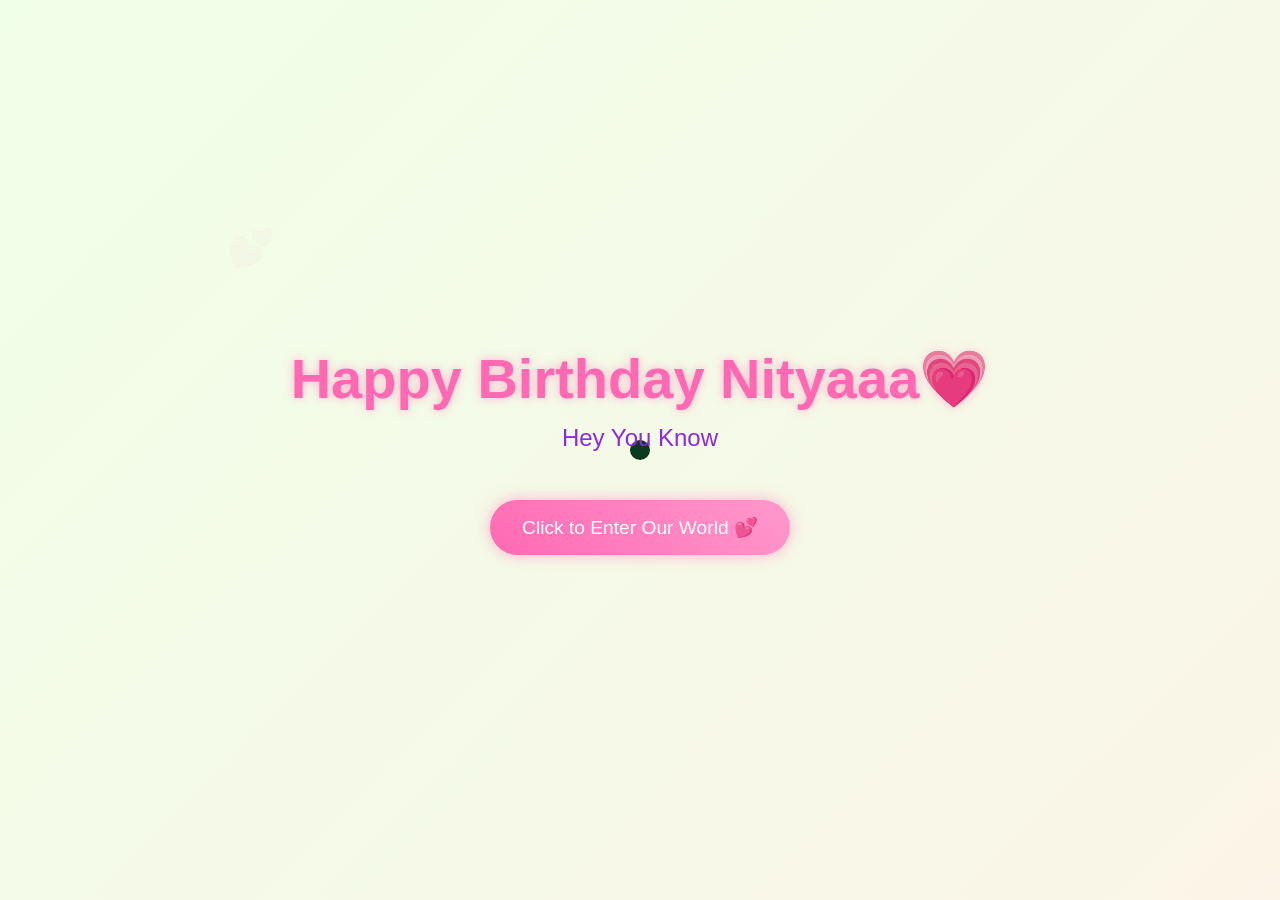
<file: index.html>
<!DOCTYPE html>
<html lang="en">
<head>
    <meta charset="UTF-8">
    <meta name="viewport" content="width=device-width, initial-scale=1.0">
    <title>Happy Birthday</title>
    <script src="https://cdnjs.cloudflare.com/ajax/libs/gsap/3.12.2/gsap.min.js"></script>
    <link rel="stylesheet" href="style.css">
    
</head>
<body>
    <div class="cursor"></div>
    <div class="container">
        <h1>Happy Birthday Nityaaa💗</h1>
        <div class="greeting"></div>
        <button class="cta-button">Click to Enter Our World 💕</button>
    </div>

    <script src="script.js">
        
    </script>
</body>
</html>
</file>
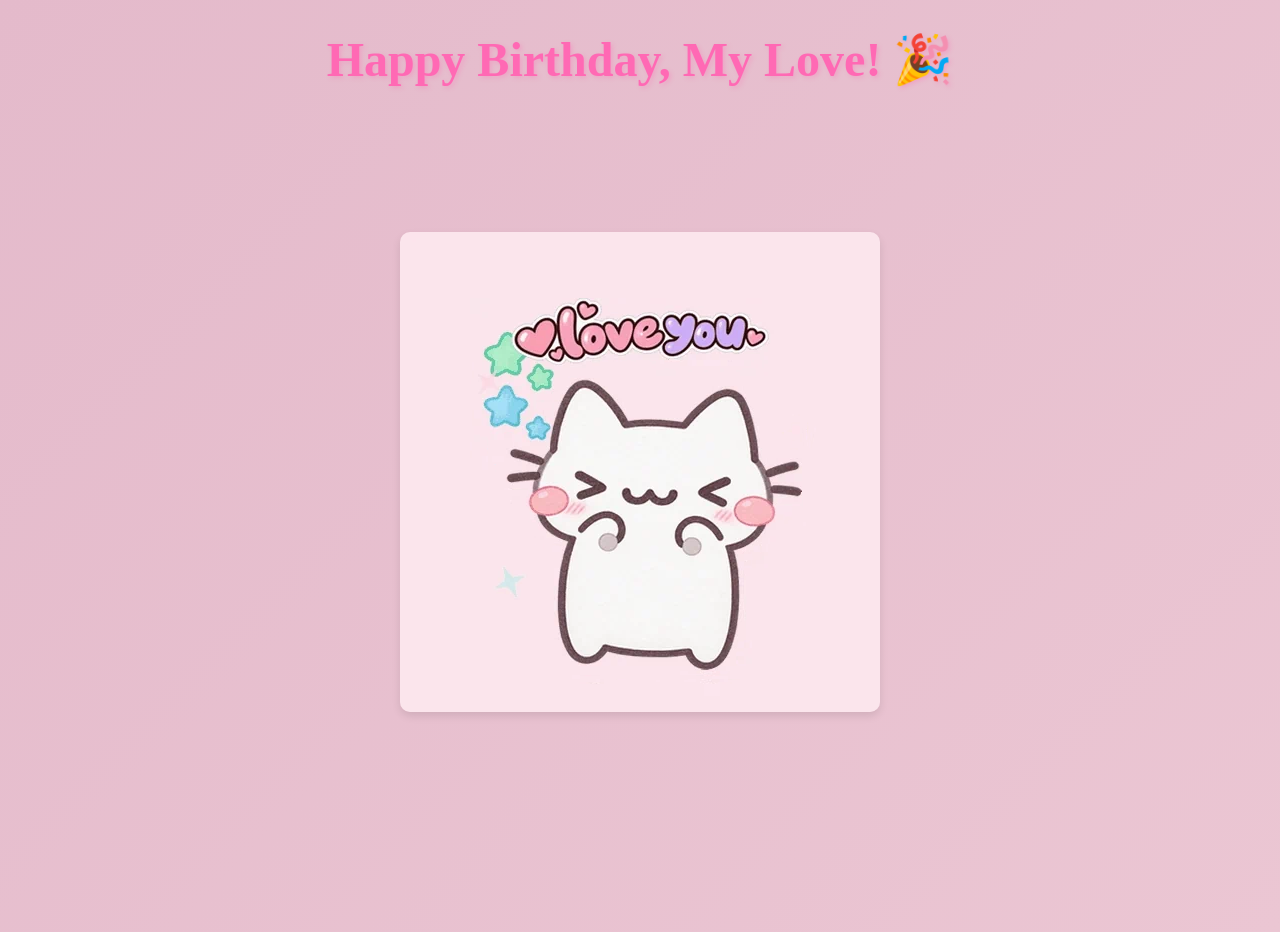
<file: byy.html>
<!DOCTYPE html>
<html lang="en">
<head>
    <meta charset="UTF-8">
    <meta name="viewport" content="width=device-width, initial-scale=1.0">
    <title>Document</title>
    <link rel="byy" href="byy.js">
    <style>
        @import url('https://fonts.googleapis.com/css2?family=Dancing+Script:wght@700&family=Quicksand:wght@300;400;500;600&display=swap');

        * {
            margin: 0;
            padding: 0;
            box-sizing: border-box;
        }

        body {
            min-height: 100vh;
            background: linear-gradient(135deg,
                #E4BACB 0%,
                #EBC6D3 25%,
                #F1D2DD 50%,
                #F6DDE5 75%,
                #FBE5EC 100%);
            background-size: 400% 400%;
            animation: gradientFlow 15s ease infinite;
            font-family: 'Quicksand', sans-serif;
            overflow-x: hidden;
            color: #4a4a4a;
        }

        @keyframes gradientFlow {
            0% {
                background-position: 0% 50%;
            }

            50% {
                background-position: 50% 100%;
            }

            100% {
                background-position: 50% 0%;
            }
        }
        .HBD h1 {
            font-family: 'Bubblegum Sans', cursive;
            font-size: 3rem;
            color: #ff69b4;
            text-shadow: 2px 2px 4px rgba(255, 105, 180, 0.3);
            margin-bottom: 2rem;
            margin-top: 2rem;
            animation: bounce 1s ease infinite;
            text-align: center;
        }
        img {
            max-width: 100%;
            height: auto;
            border-radius: 10px;
            box-shadow: 0 4px 8px rgba(0, 0, 0, 0.1);
            animation: float 3s ease-in-out infinite;
        }  
        .gif {
            display: flex;
            justify-content: center;
            align-items: center;
            margin-top: 9rem;
        }     
    </style>
</head>
<body>
    <div class="HBD">
        <h1>Happy Birthday, My Love! 🎉</h1>
    </div>
    <div class="gif">
        <img src="gif3.gif" alt="Birthday GIF">
    </div>
</body>
</html>
</file>
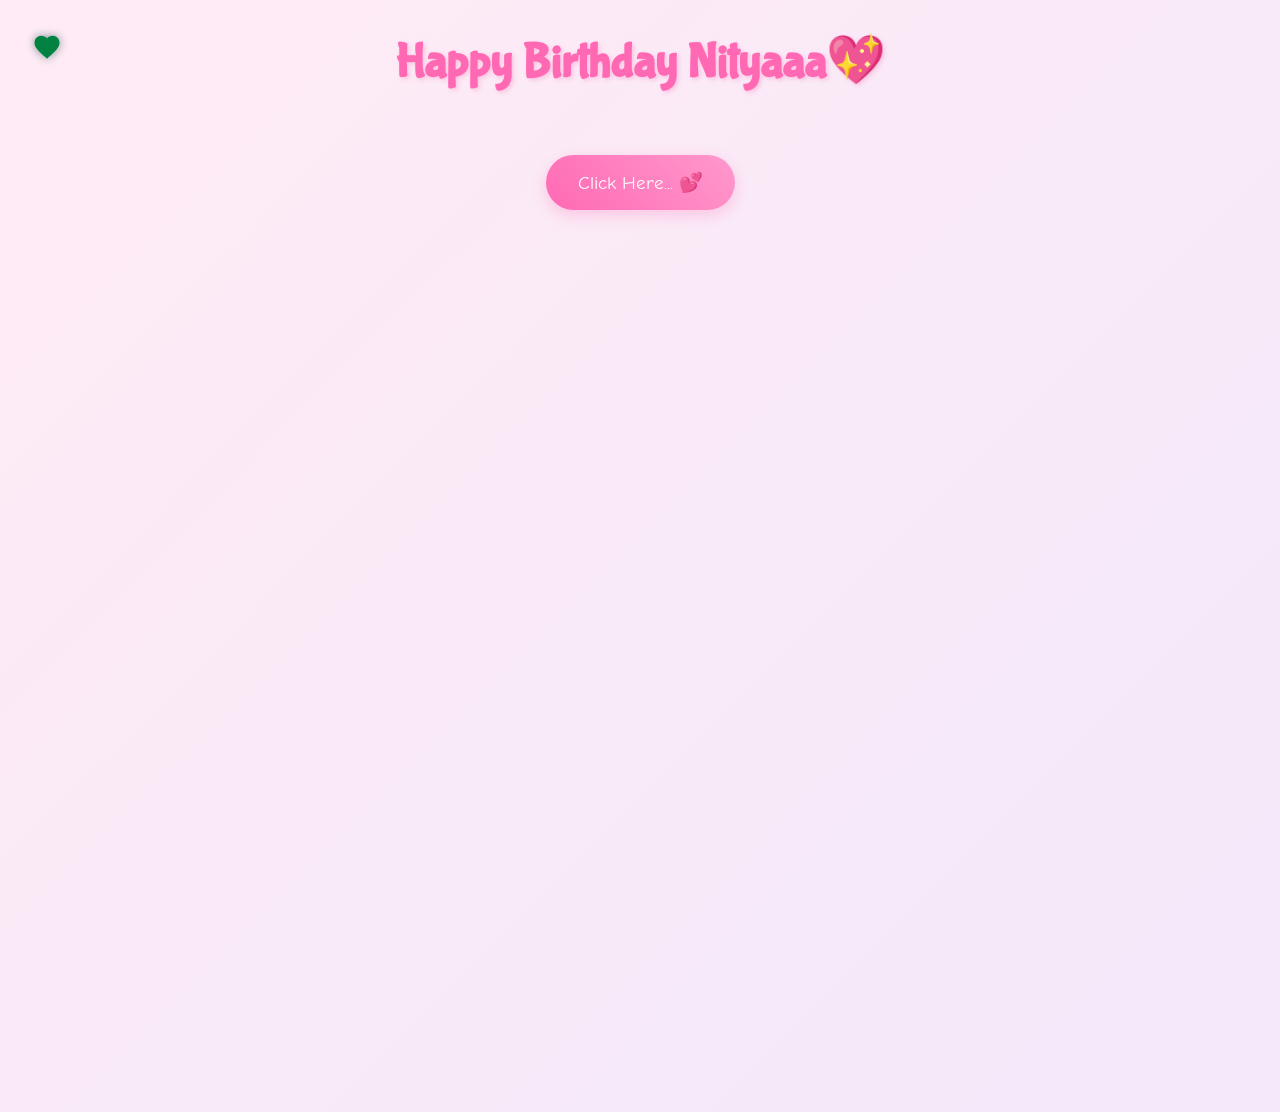
<file: cause.html>
<!DOCTYPE html>
<html lang="en">
<head>
    <meta charset="UTF-8">
    <meta name="viewport" content="width=device-width, initial-scale=1.0">
    <title>Why You're My Girlfriend! 💖</title>
    <script src="https://cdnjs.cloudflare.com/ajax/libs/gsap/3.12.2/gsap.min.js"></script>
    <link rel="stylesheet" href="./cause.css">
    <style>
       
    </style>
</head>
<body>
    <div class="custom-cursor">
        <svg viewBox="0 0 24 24">
            <path fill="#ff69b4" d="M12 21.35l-1.45-1.32C5.4 15.36 2 12.28 2 8.5 2 5.42 4.42 3 7.5 3c1.74 0 3.41.81 4.5 2.09C13.09 3.81 14.76 3 16.5 3 19.58 3 22 5.42 22 8.5c0 3.78-3.4 6.86-8.55 11.54L12 21.35z"/>
        </svg>
    </div>

    <div class="container">
        <h1>Happy Birthday Nityaaa💖</h1>
        
        <div id="reasons-container"></div>
        
        <button class="shuffle-button">Click Here... 💕</button>
        <div class="reason-counter"></div>

        <div class="ending-section">
            <div class="teddy-hug">
                <img src="./d1.jpg" alt="Teddy Hug">
            </div>
            <div class="ending-text">You're the BESTEST ! 💖</div>
        </div>
    </div>

    <script src="cause.js">
       
    </script>
</body>
</html>
</file>
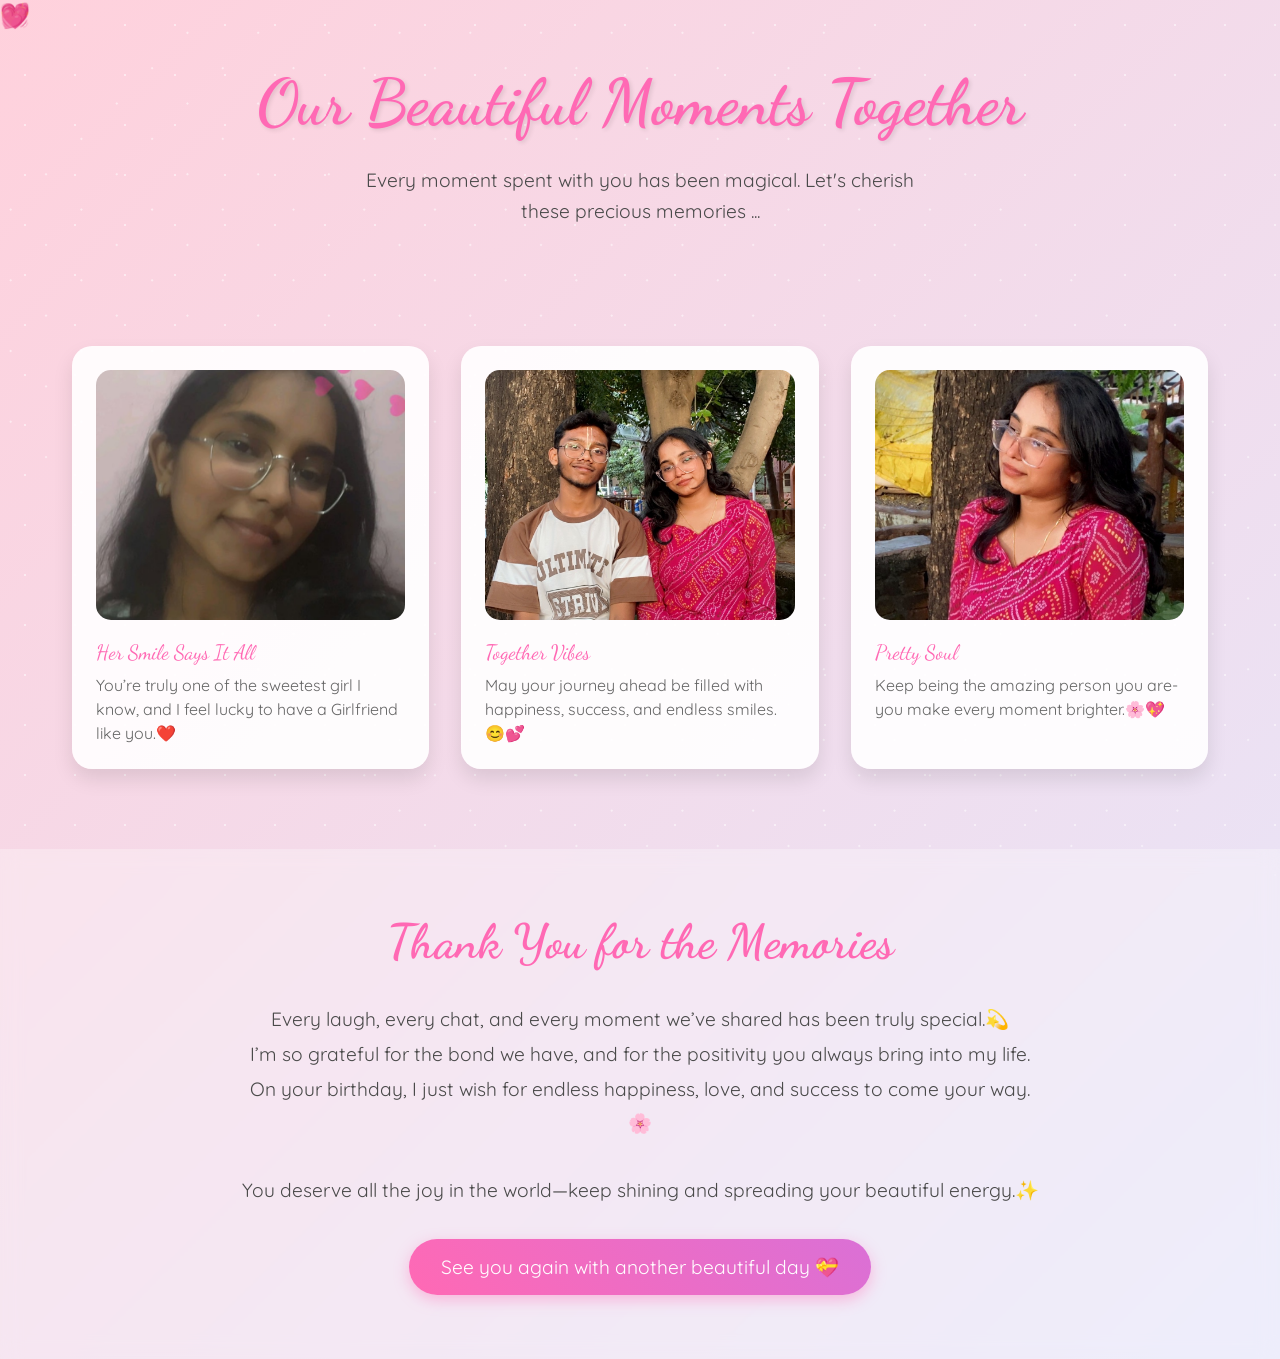
<file: last.html>
<!DOCTYPE html>
<html lang="en">

<head>
    <meta charset="UTF-8">
    <meta name="viewport" content="width=device-width, initial-scale=1.0">
    <title>Our Beautiful Memories ✨</title>
    <link rel="stylesheet" href="last.css">
    
</head>

<body>
    <div class="magic-sparkles"></div>
    <div class="floating-hearts">
        <!-- Hearts will be generated via CSS -->
        <div class="heart" style="--float-duration: 6s; --delay: 0s; --translate-x: 20px;">💝</div>
        <div class="heart" style="--float-duration: 8s; --delay: 1s; --translate-x: -30px;">💖</div>
        <div class="heart" style="--float-duration: 7s; --delay: 2s; --translate-x: 40px;">💗</div>
        <div class="heart" style="--float-duration: 9s; --delay: 3s; --translate-x: -20px;">💓</div>
        <div class="heart" style="--float-duration: 5s; --delay: 4s; --translate-x: 30px;">💕</div>
    </div>

    <section class="welcome">
        <h1>Our Beautiful Moments Together</h1>
        <p>Every moment spent with you has been magical. Let's cherish these precious memories ...</p>
    </section>

    <div class="memory-container">
        <div class="memory-card">
            <img src="./d1.jpg" alt="First Date" class="memory-img1">
            <div class="memory-date">Her Smile Says It All</div>
            <div class="memory-caption">You’re truly one of the sweetest girl I know, and I feel lucky to have a Girlfriend
                like you.❤️</div>
        </div>
        <div class="memory-card">
            <img src="./d2.jpg" alt="Beach Day" class="memory-img2">
            <div class="memory-date">Together Vibes</div>
            <div class="memory-caption">May your journey ahead be filled with happiness, success, and endless
                smiles.😊💕</div>
        </div>
        <div class="memory-card">
            <img src="./d3.jpg" alt="Movie Night" class="memory-img3">
            <div class="memory-date">Pretty Soul</div>
            <div class="memory-caption">Keep being the amazing person you are-you make every moment brighter.🌸💖</div>
        </div>

    </div>

    <section class="final-message">
        <h2>Thank You for the Memories</h2>
        <p>Every laugh, every chat, and every moment we’ve shared has been truly special.💫<br>
            I’m so grateful for the bond we have, and for the positivity you always bring into my life.<br>
            On your birthday, I just wish for endless happiness, love, and success to come your way.🌸</p>
        <p>You deserve all the joy in the world—keep shining and spreading your beautiful energy.✨</p>
        <a href="byy.html" class="goodbye-btn">See you again with another beautiful day 💝</a>
    </section>
</body>

</html>
</file>
<file: style.css>
* {
    margin: 0;
    padding: 0;
    box-sizing: border-box;
    cursor: none;
}

body {
    min-height: 100vh;
    display: flex;
    flex-direction: column;
    align-items: center;
    justify-content: center;
    background: linear-gradient(-45deg, #fee9f7, #e8f5fe, #fef2e8, #f0ffe8);
    background-size: 400% 400%;
    animation: gradientBG 15s ease infinite;
    font-family: 'Arial Rounded MT Bold', Arial, sans-serif;
    overflow: hidden;
    position: relative;
}

.cursor {
    width: 20px;
    height: 20px;
    background: pink;
    border-radius: 50%;
    position: fixed;
    pointer-events: none;
    mix-blend-mode: difference;
    transition: transform 0.2s;
}

.container {
    text-align: center;
    z-index: 1;
}

h1 {
    font-size: 3.5rem;
    color: #ff69b4;
    text-shadow: 0 0 10px rgba(255, 105, 180, 0.5);
    margin-bottom: 2rem;
    opacity: 0;
}

.greeting {
    font-size: 1.5rem;
    color: #8a2be2;
    margin-bottom: 3rem;
    min-height: 2em;
}

.cta-button {
    padding: 1rem 2rem;
    font-size: 1.2rem;
    background: linear-gradient(45deg, #ff69b4, #ff99cc);
    border: none;
    border-radius: 50px;
    color: white;
    cursor: pointer;
    box-shadow: 0 0 15px rgba(255, 105, 180, 0.5);
    transition: transform 0.3s, box-shadow 0.3s;
    opacity: 0;
}

.cta-button:hover {
    transform: scale(1.1);
    box-shadow: 0 0 25px rgba(255, 105, 180, 0.7);
}

.floating {
    position: absolute;
    pointer-events: none;
    opacity: 0;
}

@keyframes gradientBG {
    0% { background-position: 0% 50%; }
    50% { background-position: 100% 50%; }
    100% { background-position: 0% 50%; }
}

@media (max-width: 768px) {
    h1 { font-size: 2rem; }
    .greeting { font-size: 1.2rem; }
    .cta-button { font-size: 1rem; }
}
</file>
<file: cause.css>
@import url('https://fonts.googleapis.com/css2?family=Bubblegum+Sans&family=Comic+Neue:wght@700&family=Quicksand:wght@500&display=swap');

* {
    margin: 0;
    padding: 0;
    box-sizing: border-box;
    cursor: none;
}

body {
    min-height: 100vh;
    background: linear-gradient(-45deg, #ffe6e6, #e6e6ff, #ffebf5);
    background-size: 400% 400%;
    animation: gradientBG 15s ease infinite;
    font-family: 'Quicksand', sans-serif;
    overflow-x: hidden;
    padding: 2rem;
}

.custom-cursor {
    width: 30px;
    height: 30px;
    position: fixed;
    pointer-events: none;
    z-index: 9999;
    mix-blend-mode: difference;
    transition: transform 0.1s;
}

.custom-cursor svg {
    width: 100%;
    height: 100%;
    filter: drop-shadow(0 0 5px rgba(255, 182, 193, 0.5));
}

.container {
    max-width: 1200px;
    margin: 0 auto;
    text-align: center;
    position: relative;
    z-index: 1;
}

h1 {
    font-family: 'Bubblegum Sans', cursive;
    font-size: 3rem;
    color: #ff69b4;
    text-shadow: 2px 2px 4px rgba(255, 105, 180, 0.3);
    margin-bottom: 2rem;
    animation: bounce 1s ease infinite;
}

.reason-card {
    background: rgba(255, 255, 255, 0.9);
    border-radius: 20px;
    padding: 2rem;
    margin: 1.5rem;
    box-shadow: 0 5px 15px rgba(0, 0, 0, 0.1);
    transition: transform 0.3s, box-shadow 0.3s;
    cursor: pointer;
    position: relative;
    overflow: hidden;
}

.reason-card:hover {
    transform: translateY(-5px);
    box-shadow: 0 8px 25px rgba(255, 105, 180, 0.2);
}

.reason-text {
    font-size: 1.2rem;
    margin-bottom: 1rem;
    position: relative;
    z-index: 2;
}

.gif-overlay {
    position: absolute;
    top: 0;
    left: 0;
    width: 100%;
    height: 100%;
    background: rgba(255, 255, 255, 0.95);
    display: flex;
    align-items: center;
    justify-content: center;
    opacity: 0;
    transition: opacity 0.3s;
    z-index: 1;
}

.reason-card:hover .gif-overlay {
    opacity: 1;
}

.shuffle-button {
    background: linear-gradient(45deg, #ff69b4, #ff99cc);
    border: none;
    border-radius: 50px;
    padding: 1rem 2rem;
    font-size: 1.2rem;
    color: white;
    margin: 2rem 0;
    cursor: pointer;
    transition: transform 0.3s;
    font-family: 'Comic Neue', cursive;
    box-shadow: 0 5px 15px rgba(255, 105, 180, 0.3);
}

.shuffle-button:hover {
    transform: scale(1.1);
}

.floating {
    position: fixed;
    pointer-events: none;
    animation: float 3s ease-in-out infinite;
}

.ending-section {
    margin-top: 4rem;
    padding: 2rem;
    text-align: center;
}

.ending-text {
    font-family: 'Bubblegum Sans', cursive;
    font-size: 2rem;
    color: #ff69b4;
    margin-bottom: 2rem;
    opacity: 0;
    transform: translateY(20px);
}

.teddy-hug {
    width: 200px;
    margin: 0 auto;
    transform: scale(0);
}

@keyframes gradientBG {
    0% { background-position: 0% 50%; }
    50% { background-position: 100% 50%; }
    100% { background-position: 0% 50%; }
}

@keyframes float {
    0%, 100% { transform: translateY(0); }
    50% { transform: translateY(-20px); }
}

@keyframes bounce {
    0%, 100% { transform: translateY(0); }
    50% { transform: translateY(-10px); }
}

@media (max-width: 768px) {
    h1 { font-size: 2rem; }
    .reason-card { margin: 1rem; }
    .reason-text { font-size: 1rem; }
}
.shuffle-button {
    background: linear-gradient(45deg, #ff69b4, #ff99cc);
    border: none;
    border-radius: 50px;
    padding: 1rem 2rem;
    font-size: 1.2rem;
    color: white;
    margin: 2rem 0;
    cursor: pointer;
    transition: all 0.3s;
    font-family: 'Comic Neue', cursive;
    box-shadow: 0 5px 15px rgba(255, 105, 180, 0.3);
}

.shuffle-button.story-mode {
    background: linear-gradient(45deg, #9b6dff, #ff6dc7);
    transform: scale(1.1);
}

.shuffle-button:hover {
    transform: scale(1.1);
}

.shuffle-button.story-mode:hover {
    transform: scale(1.2);
}

.reason-counter {
    font-size: 0.9rem;
    color: #ff69b4;
    margin-top: 1rem;
    opacity: 0.7;
}
</file>
<file: last.css>
@import url('https://fonts.googleapis.com/css2?family=Dancing+Script:wght@700&family=Quicksand:wght@300;400;500;600&display=swap');
* {
    margin: 0;
    padding: 0;
    box-sizing: border-box;
}
body {
    min-height: 100vh;
    background: linear-gradient(135deg,
            #ffd1dc 0%,
            #e6e6fa 25%,
            #ffefd5 50%,
            #e6e6fa 75%,
            #ffd1dc 100%);
    background-size: 400% 400%;
    animation: gradientFlow 15s ease infinite;
    font-family: 'Quicksand', sans-serif;
    overflow-x: hidden;
    color: #4a4a4a;
}
@keyframes gradientFlow {
    0% {
        background-position: 0% 50%;
    }
    50% {
        background-position: 100% 50%;
    }
    100% {
        background-position: 0% 50%;
    }
}
/* Enhanced Sparkle Effect */
.magic-sparkles {
    position: fixed;
    top: 0;
    left: 0;
    width: 100%;
    height: 100%;
    pointer-events: none;
    z-index: 1;
}
.sparkle {
    position: absolute;
    width: 6px;
    height: 6px;
    border-radius: 50%;
    background-color: white;
    animation: twinkle var(--duration, 4s) ease-in-out infinite;
    opacity: 0;
}
@keyframes twinkle {
    0%,
    100% {
        opacity: 0;
        transform: scale(0.5);
    }
    50% {
        opacity: 0.8;
        transform: scale(1);
    }
}
/* Generate 50 sparkles with different positions and animations */
.magic-sparkles::before,
.magic-sparkles::after {
    content: '';
    position: absolute;
    width: 100%;
    height: 100%;
    background-image: radial-gradient(circle, white 1px, transparent 1px);
    background-size: 50px 50px;
    animation: sparkleLayer 8s linear infinite;
    opacity: 0.5;
}
.magic-sparkles::after {
    animation-delay: -4s;
    transform: rotate(45deg);
}
@keyframes sparkleLayer {
    0% {
        transform: translateY(0);
    }
    100% {
        transform: translateY(-50px);
    }
}
/* Floating Hearts */
.floating-hearts {
    position: fixed;
    width: 100%;
    height: 100%;
    pointer-events: none;
    z-index: 2;
}
.heart {
    position: absolute;
    font-size: 1.5rem;
    color: rgba(255, 105, 180, 0.6);
    animation: floatHeart var(--float-duration, 6s) ease-in-out infinite;
    animation-delay: var(--delay, 0s);
}
@keyframes floatHeart {
    0% {
        transform: translate(0, 100vh) rotate(0deg);
    }
    100% {
        transform: translate(var(--translate-x, 0), -100vh) rotate(360deg);
    }
}
/* Welcome Section */
.welcome {
    text-align: center;
    padding: 4rem 2rem;
    position: relative;
    z-index: 3;
}
.welcome h1 {
    font-family: 'Dancing Script', cursive;
    font-size: 4rem;
    color: #ff69b4;
    text-shadow: 2px 2px 4px rgba(0, 0, 0, 0.1);
    animation: fadeInScale 2s ease;
}
.welcome p {
    font-size: 1.2rem;
    max-width: 600px;
    margin: 1.5rem auto;
    line-height: 1.6;
    animation: fadeIn 2s ease 0.5s both;
}
/* Enhanced Memory Cards */
.memory-container {
    max-width: 1200px;
    margin: 0 auto;
    padding: 2rem;
    display: grid;
    grid-template-columns: repeat(auto-fit, minmax(300px, 1fr));
    gap: 2rem;
    z-index: 3;
    position: relative;
}
.memory-card {
    background: rgba(255, 255, 255, 0.9);
    border-radius: 20px;
    padding: 1.5rem;
    box-shadow: 0 10px 20px rgba(0, 0, 0, 0.1);
    transition: all 0.5s cubic-bezier(0.4, 0, 0.2, 1);
    position: relative;
    overflow: hidden;
}
.memory-card:hover {
    transform: translateY(-10px) scale(1.02);
    box-shadow: 0 15px 30px rgba(0, 0, 0, 0.15);
}
.memory-card::before {
    content: '';
    position: absolute;
    top: 0;
    left: 0;
    width: 100%;
    height: 100%;
    background: linear-gradient(45deg, transparent, rgba(255, 255, 255, 0.4), transparent);
    transform: translateX(-100%);
    transition: 0.5s;
}
.memory-card:hover::before {
    transform: translateX(100%);
}
.memory-img2 {
    width: 100%;
    height: 250px;
    object-fit: cover;
    border-radius: 15px;
    margin-bottom: 1rem;
    transition: transform 0.5s ease;
}
.memory-img3 {
    width: 100%;
    height: 250px;
    object-fit: cover;
    border-radius: 15px;
    margin-bottom: 1rem;
    transition: transform 0.5s ease;
}
.memory-img1 {
    width: 100%;
    height: 250px;
    object-fit: cover;
    border-radius: 15px;
    margin-bottom: 1rem;
    transition: transform 0.5s ease;
}
.memory-card:hover .memory-img {
    transform: scale(1.05);
}
.memory-date {
    font-family: 'Dancing Script', cursive;
    color: #ff69b4;
    font-size: 1.3rem;
    margin-bottom: 0.5rem;
}
.memory-caption {
    font-size: 1rem;
    line-height: 1.5;
    color: #666;
}
/* Final Message Section */
.final-message {
    text-align: center;
    padding: 4rem 2rem;
    background: rgba(255, 255, 255, 0.3);
    backdrop-filter: blur(10px);
    margin-top: 3rem;
    position: relative;
    z-index: 3;
}
.final-message h2 {
    font-family: 'Dancing Script', cursive;
    font-size: 3rem;
    color: #ff69b4;
    margin-bottom: 2rem;
    animation: heartbeat 2s infinite;
}
@keyframes heartbeat {
    0%,
    100% {
        transform: scale(1);
    }
    50% {
        transform: scale(1.1);
    }
}
.final-message p {
    font-size: 1.2rem;
    max-width: 800px;
    margin: 0 auto 2rem;
    line-height: 1.8;
}
.goodbye-btn {
    display: inline-block;
    padding: 1rem 2rem;
    font-size: 1.2rem;
    background: linear-gradient(45deg, #ff69b4, #da70d6);
    color: white;
    border: none;
    border-radius: 50px;
    cursor: pointer;
    text-decoration: none;
    transition: all 0.3s ease;
    box-shadow: 0 5px 15px rgba(255, 105, 180, 0.4);
    animation: float 3s infinite ease-in-out;
}
.goodbye-btn:hover {
    transform: translateY(-5px);
    box-shadow: 0 8px 20px rgba(255, 105, 180, 0.6);
}
@keyframes float {
    0%,
    100% {
        transform: translateY(0);
    }
    50% {
        transform: translateY(-10px);
    }
}
/* Animations */
@keyframes fadeInScale {
    0% {
        opacity: 0;
        transform: scale(0.8);
    }
    100% {
        opacity: 1;
        transform: scale(1);
    }
}
@keyframes fadeIn {
    0% {
        opacity: 0;
    }
    100% {
        opacity: 1;
    }
}
/* Generate Hearts */
.js-generate-hearts {
    position: fixed;
    width: 100%;
    height: 100%;
    pointer-events: none;
    z-index: 2;
}
/* Custom Scrollbar */
::-webkit-scrollbar {
    width: 12px;
}
::-webkit-scrollbar-track {
    background: rgba(255, 255, 255, 0.4);
}
::-webkit-scrollbar-thumb {
    background: linear-gradient(45deg, #ff69b4, #da70d6);
    border-radius: 6px;
}
/* Responsive Design */
@media (max-width: 768px) {
    .welcome h1 {
        font-size: 3rem;
    }
    .memory-container {
        grid-template-columns: 1fr;
    }
    .final-message h2 {
        font-size: 2.5rem;
    }
}
</file>
